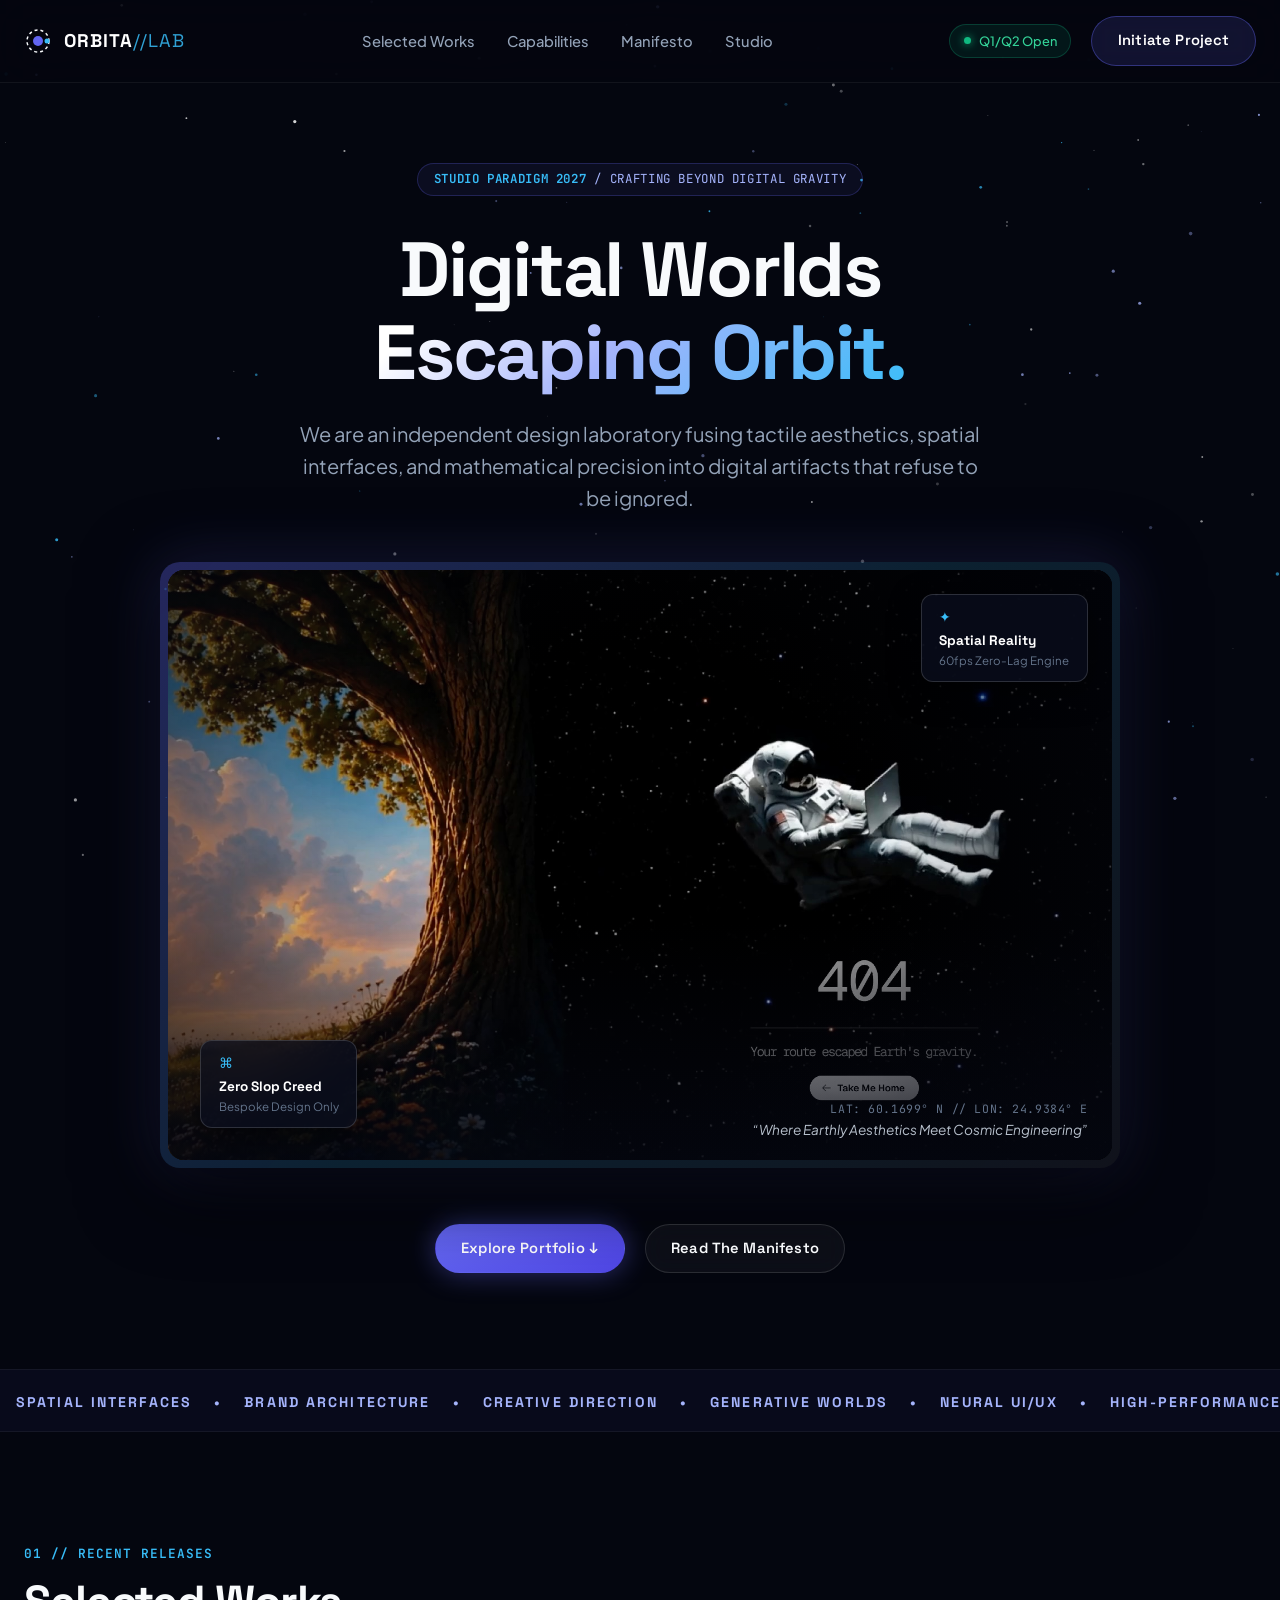
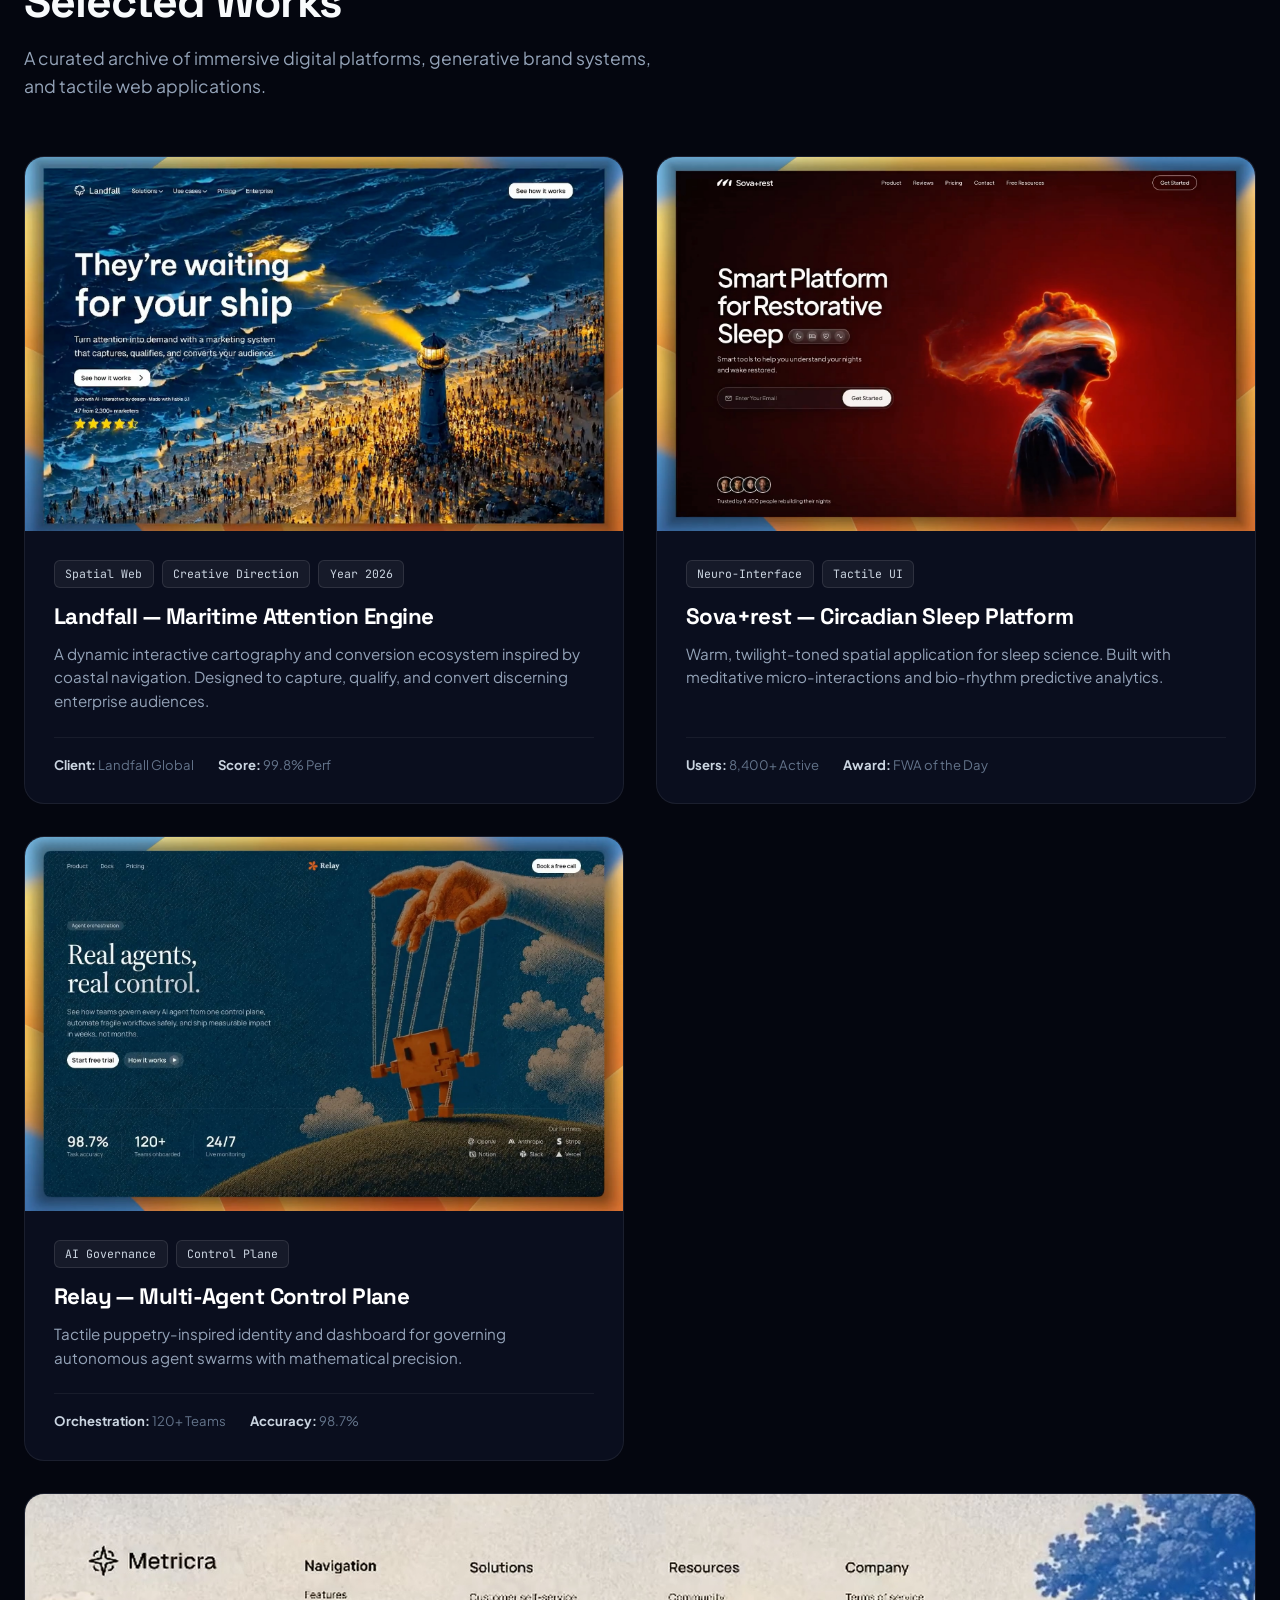
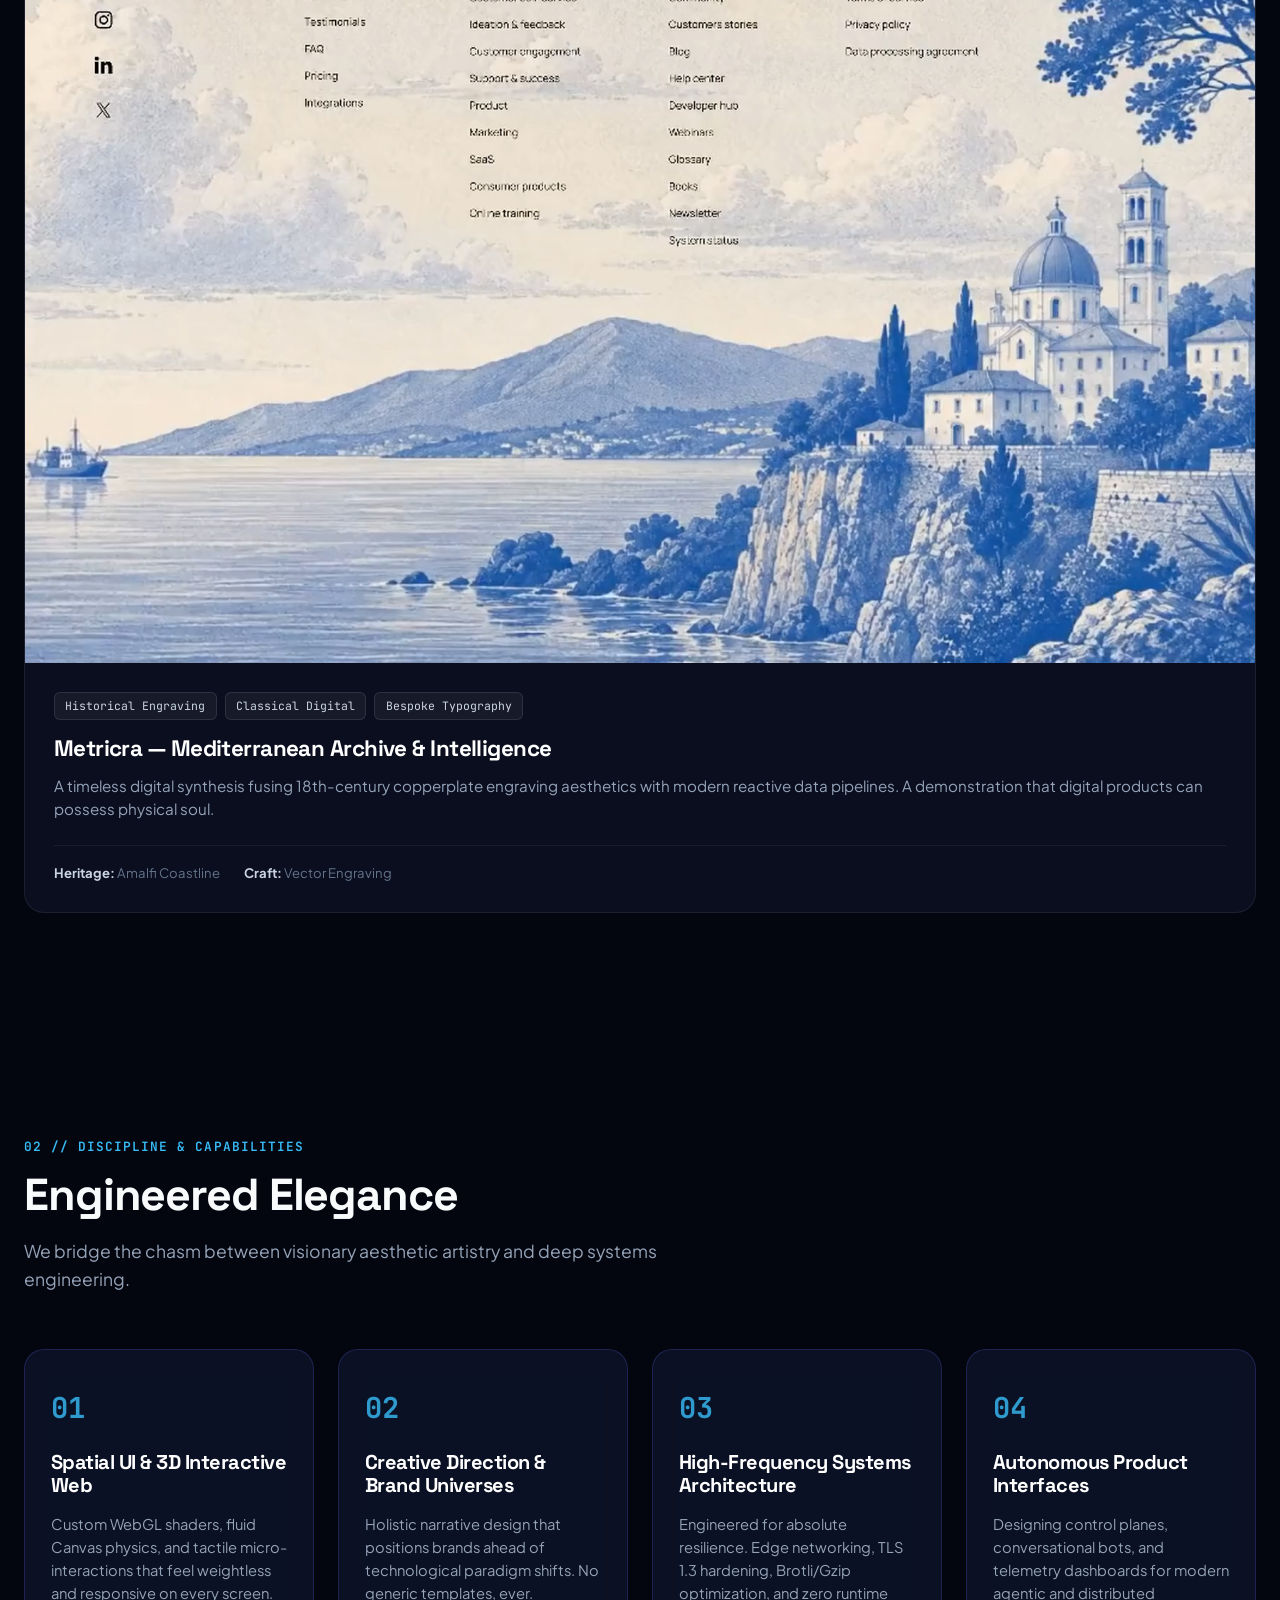
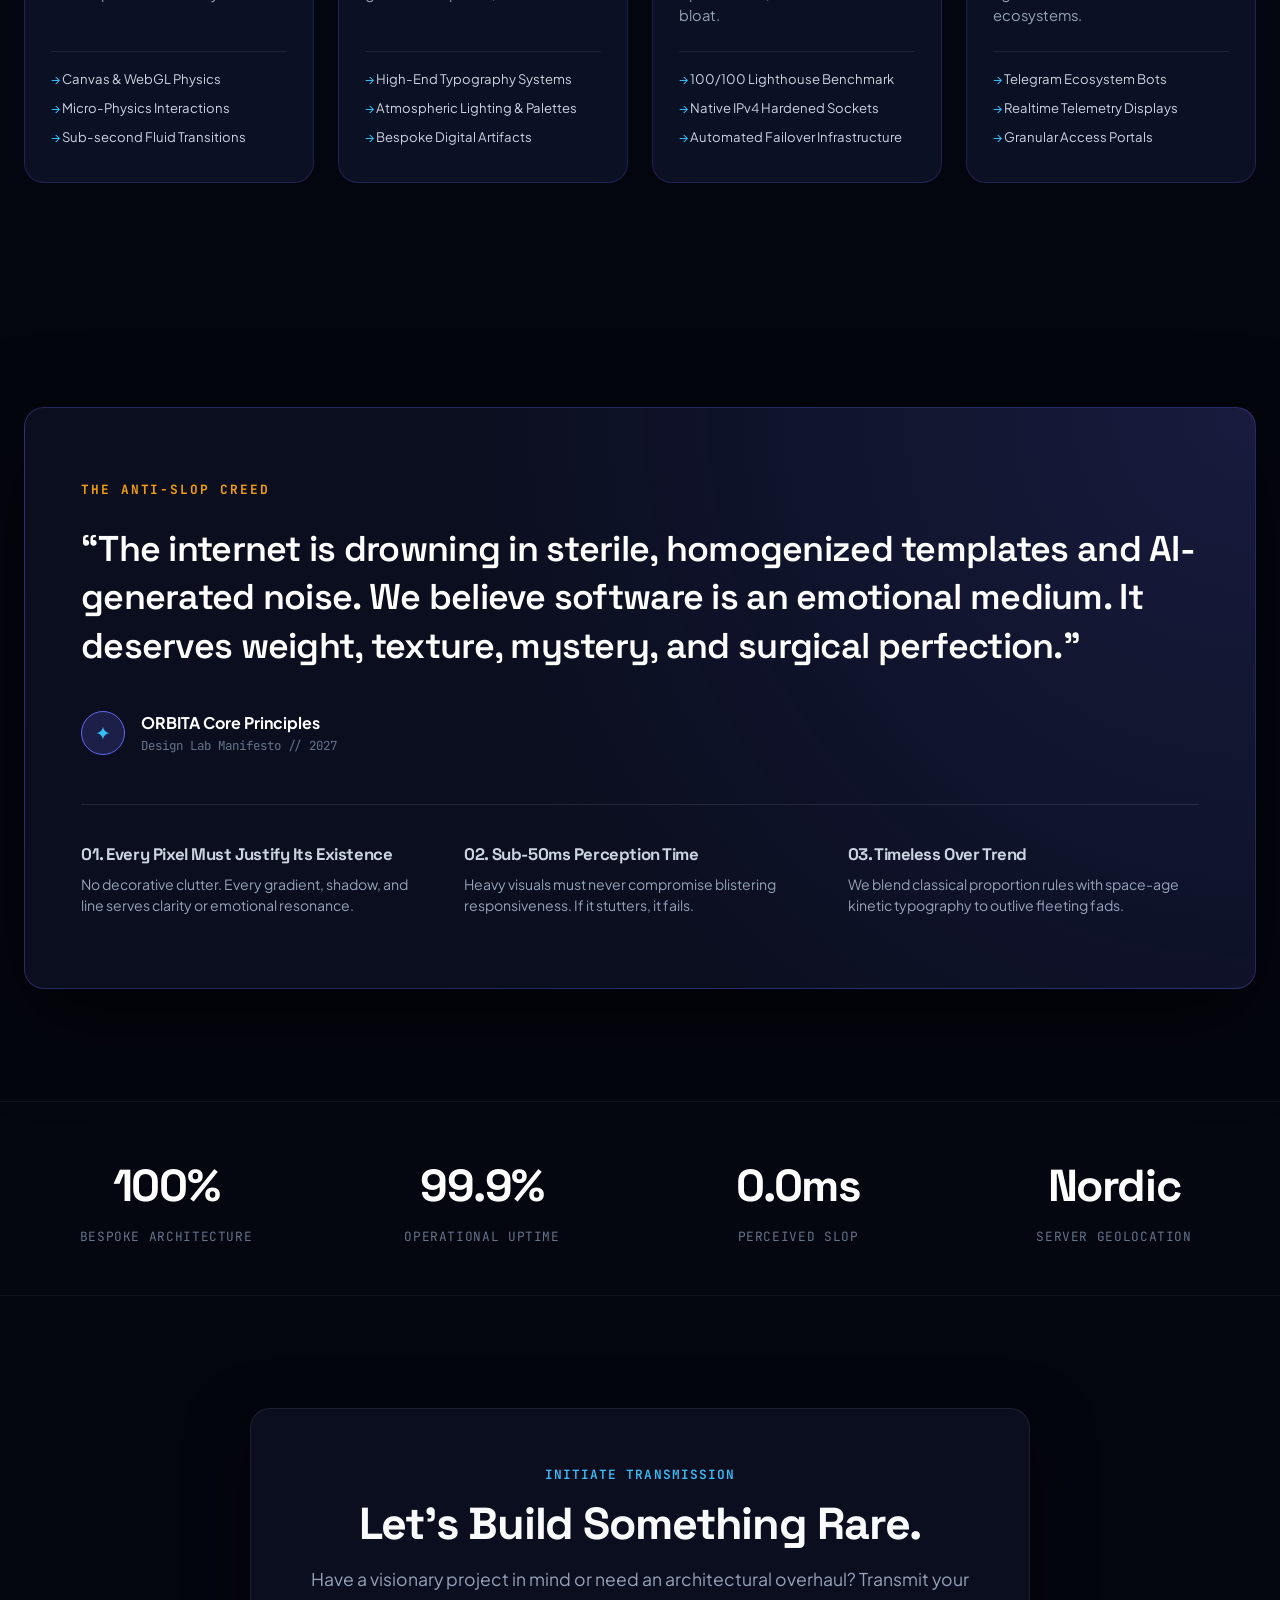
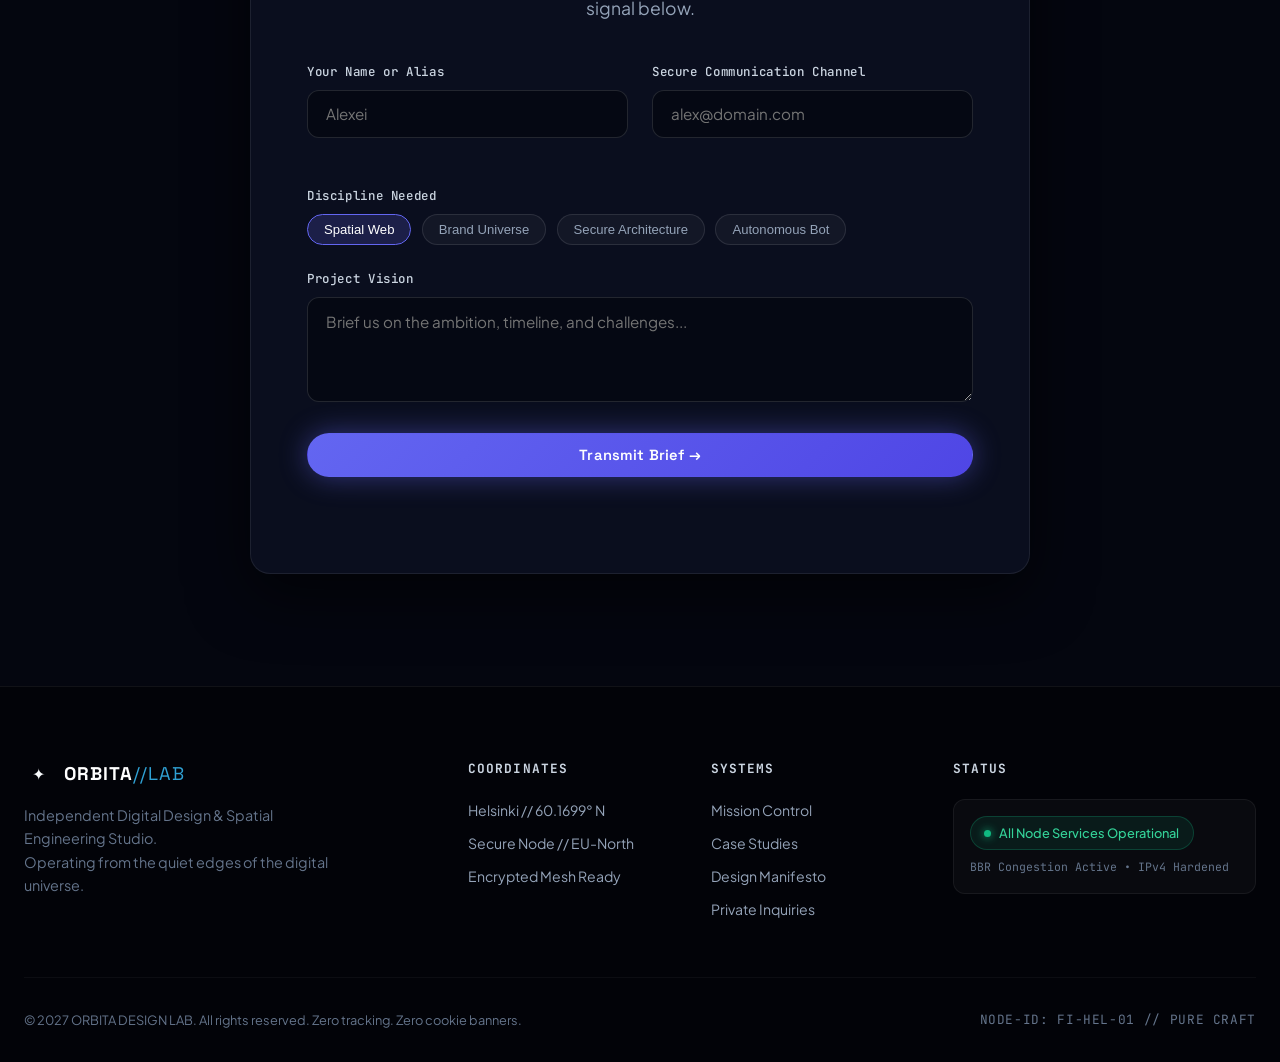
<file: site/index.html>
<!DOCTYPE html>
<html lang="en">
<head>
  <meta charset="UTF-8">
  <meta name="viewport" content="width=device-width, initial-scale=1.0">
  <title>ORBITA // Digital Design Studio & Spatial Lab</title>
  <meta name="description" content="An independent design studio exploring the intersection of bespoke aesthetics, spatial digital experiences, and zero-latency creative engineering.">
  <meta name="theme-color" content="#060813">
  
  <!-- OpenGraph -->
  <meta property="og:title" content="ORBITA // Digital Design Studio">
  <meta property="og:description" content="Digital experiences crafted beyond the horizon. Award-winning spatial web, art direction, and creative engineering.">
  <meta property="og:type" content="website">
  <meta property="og:image" content="assets/astro_hero.jpg">
  
  <link rel="icon" type="image/svg+xml" href="data:image/svg+xml,%3Csvg xmlns='http://www.w3.org/2000/svg' viewBox='0 0 24 24' fill='%236366f1'%3E%3Ccircle cx='12' cy='12' r='4'/%3E%3Cpath d='M21 12c0 4.97-4.03 9-9 9s-9-4.03-9-9 4.03-9 9-9c2.12 0 4.07.74 5.61 1.98l-1.42 1.42C15.01 4.54 13.57 4 12 4 7.58 4 4 7.58 4 12s3.58 8 8 8 8-3.58 8-8h1z' opacity='.6'/%3E%3C/svg%3E">
  
  <!-- Fonts -->
  <link rel="preconnect" href="https://fonts.googleapis.com">
  <link rel="preconnect" href="https://fonts.gstatic.com" crossorigin>
  <link href="https://fonts.googleapis.com/css2?family=Plus+Jakarta+Sans:wght@300;400;500;600;700&family=Space+Grotesk:wght@400;500;600;700&family=JetBrains+Mono:wght@400;500&display=swap" rel="stylesheet">
  
  <link rel="stylesheet" href="style.css">
</head>
<body>
  <!-- Ambient Cosmic Canvas -->
  <canvas id="cosmic-canvas" aria-hidden="true"></canvas>

  <!-- Header Navigation -->
  <header class="site-header">
    <div class="header-container">
      <a href="#hero" class="brand-logo" aria-label="ORBITA Studio Home">
        <span class="logo-symbol">
          <svg viewBox="0 0 28 28" fill="none" xmlns="http://www.w3.org/2000/svg">
            <circle cx="14" cy="14" r="5" fill="#6366f1"/>
            <circle cx="14" cy="14" r="11" stroke="currentColor" stroke-width="1.5" stroke-dasharray="3 3"/>
            <circle cx="23" cy="14" r="2.5" fill="#38bdf8"/>
          </svg>
        </span>
        <span class="logo-text">ORBITA<span class="logo-dim">//LAB</span></span>
      </a>

      <nav class="main-nav" aria-label="Main Navigation">
        <ul class="nav-links">
          <li><a href="#works" class="nav-link">Selected Works</a></li>
          <li><a href="#services" class="nav-link">Capabilities</a></li>
          <li><a href="#manifesto" class="nav-link">Manifesto</a></li>
          <li><a href="#studio" class="nav-link">Studio</a></li>
        </ul>
      </nav>

      <div class="header-actions">
        <div class="status-indicator" title="Current Studio Availability">
          <span class="pulse-dot"></span>
          <span class="status-text">Q1/Q2 Open</span>
        </div>
        <a href="#contact" class="btn btn-primary-glass">Initiate Project</a>
        <button class="mobile-menu-toggle" aria-label="Toggle navigation menu" id="menu-toggle">
          <span></span><span></span>
        </button>
      </div>
    </div>
  </header>

  <main>
    <!-- Hero Section -->
    <section id="hero" class="hero-section">
      <div class="hero-container">
        <div class="hero-header">
          <div class="hero-badge">
            <span class="badge-tag">STUDIO PARADIGM 2027</span>
            <span class="badge-divider">/</span>
            <span class="badge-desc">CRAFTING BEYOND DIGITAL GRAVITY</span>
          </div>
          <h1 class="hero-title">
            Digital Worlds<br>
            <span class="gradient-text">Escaping Orbit.</span>
          </h1>
          <p class="hero-subtitle">
            We are an independent design laboratory fusing tactile aesthetics, spatial interfaces, and mathematical precision into digital artifacts that refuse to be ignored.
          </p>
        </div>

        <!-- The Cosmic Centerpiece Display -->
        <div class="hero-stage-wrapper">
          <div class="hero-stage" id="hero-stage">
            <div class="stage-frame">
              <img src="assets/astro_hero.jpg" alt="Cosmic digital traveler floating between Earthly organic landscape and deep space with a workstation" class="hero-media" id="hero-astro-img">
              
              <div class="stage-overlay"></div>
              
              <!-- Floating Spatial Badges -->
              <div class="floating-badge badge-top-right">
                <span class="badge-icon">✦</span>
                <span class="badge-title">Spatial Reality</span>
                <span class="badge-sub">60fps Zero-Lag Engine</span>
              </div>
              
              <div class="floating-badge badge-bottom-left">
                <span class="badge-icon">⌘</span>
                <span class="badge-title">Zero Slop Creed</span>
                <span class="badge-sub">Bespoke Design Only</span>
              </div>

              <!-- Interactive 404 / Deep Space Trigger -->
              <div class="stage-caption">
                <span class="mono-coords">LAT: 60.1699° N // LON: 24.9384° E</span>
                <span class="caption-quote">“Where Earthly Aesthetics Meet Cosmic Engineering”</span>
              </div>
            </div>
          </div>
        </div>

        <div class="hero-cta-group">
          <a href="#works" class="btn btn-glow">Explore Portfolio ↓</a>
          <a href="#manifesto" class="btn btn-secondary-glass">Read The Manifesto</a>
        </div>
      </div>
    </section>

    <!-- Infinite Marquee Ticker -->
    <div class="marquee-strip" aria-hidden="true">
      <div class="marquee-track">
        <span>SPATIAL INTERFACES</span> • <span>BRAND ARCHITECTURE</span> • <span>CREATIVE DIRECTION</span> • <span>GENERATIVE WORLDS</span> • <span>NEURAL UI/UX</span> • <span>HIGH-PERFORMANCE WEB</span> • <span>SPATIAL INTERFACES</span> • <span>BRAND ARCHITECTURE</span> • <span>CREATIVE DIRECTION</span> • <span>GENERATIVE WORLDS</span> • <span>NEURAL UI/UX</span> • <span>HIGH-PERFORMANCE WEB</span> •
      </div>
    </div>

    <!-- Selected Works Section -->
    <section id="works" class="section works-section">
      <div class="container">
        <div class="section-heading">
          <div class="heading-tag">01 // RECENT RELEASES</div>
          <h2 class="section-title">Selected Works</h2>
          <p class="section-desc">A curated archive of immersive digital platforms, generative brand systems, and tactile web applications.</p>
        </div>

        <div class="works-grid">
          <!-- Case 1: Landfall -->
          <article class="work-card card-featured">
            <div class="card-media-wrapper">
              <img src="assets/project_landfall.jpg" alt="Landfall Marketing System and Maritime Platform" loading="lazy">
              <div class="card-hover-reveal">
                <span class="hover-action">Inspect Architecture →</span>
              </div>
            </div>
            <div class="card-details">
              <div class="card-tags">
                <span class="tag">Spatial Web</span>
                <span class="tag">Creative Direction</span>
                <span class="tag">Year 2026</span>
              </div>
              <h3 class="card-title">Landfall — Maritime Attention Engine</h3>
              <p class="card-excerpt">A dynamic interactive cartography and conversion ecosystem inspired by coastal navigation. Designed to capture, qualify, and convert discerning enterprise audiences.</p>
              <div class="card-meta">
                <span class="meta-item"><strong>Client:</strong> Landfall Global</span>
                <span class="meta-item"><strong>Score:</strong> 99.8% Perf</span>
              </div>
            </div>
          </article>

          <!-- Case 2: Sova+Rest -->
          <article class="work-card">
            <div class="card-media-wrapper">
              <img src="assets/project_sova.jpg" alt="Sova+rest Smart Platform for Restorative Sleep" loading="lazy">
              <div class="card-hover-reveal">
                <span class="hover-action">Explore Case Study →</span>
              </div>
            </div>
            <div class="card-details">
              <div class="card-tags">
                <span class="tag">Neuro-Interface</span>
                <span class="tag">Tactile UI</span>
              </div>
              <h3 class="card-title">Sova+rest — Circadian Sleep Platform</h3>
              <p class="card-excerpt">Warm, twilight-toned spatial application for sleep science. Built with meditative micro-interactions and bio-rhythm predictive analytics.</p>
              <div class="card-meta">
                <span class="meta-item"><strong>Users:</strong> 8,400+ Active</span>
                <span class="meta-item"><strong>Award:</strong> FWA of the Day</span>
              </div>
            </div>
          </article>

          <!-- Case 3: Relay -->
          <article class="work-card">
            <div class="card-media-wrapper">
              <img src="assets/project_relay.jpg" alt="Relay Agent Orchestration and Control Plane" loading="lazy">
              <div class="card-hover-reveal">
                <span class="hover-action">Explore Case Study →</span>
              </div>
            </div>
            <div class="card-details">
              <div class="card-tags">
                <span class="tag">AI Governance</span>
                <span class="tag">Control Plane</span>
              </div>
              <h3 class="card-title">Relay — Multi-Agent Control Plane</h3>
              <p class="card-excerpt">Tactile puppetry-inspired identity and dashboard for governing autonomous agent swarms with mathematical precision.</p>
              <div class="card-meta">
                <span class="meta-item"><strong>Orchestration:</strong> 120+ Teams</span>
                <span class="meta-item"><strong>Accuracy:</strong> 98.7%</span>
              </div>
            </div>
          </article>

          <!-- Case 4: Metricra -->
          <article class="work-card card-span-2">
            <div class="card-media-wrapper">
              <img src="assets/project_metricra.jpg" alt="Metricra Mediterranean Classical Heritage Archive" loading="lazy">
              <div class="card-hover-reveal">
                <span class="hover-action">Inspect Classical System →</span>
              </div>
            </div>
            <div class="card-details">
              <div class="card-tags">
                <span class="tag">Historical Engraving</span>
                <span class="tag">Classical Digital</span>
                <span class="tag">Bespoke Typography</span>
              </div>
              <h3 class="card-title">Metricra — Mediterranean Archive & Intelligence</h3>
              <p class="card-excerpt">A timeless digital synthesis fusing 18th-century copperplate engraving aesthetics with modern reactive data pipelines. A demonstration that digital products can possess physical soul.</p>
              <div class="card-meta">
                <span class="meta-item"><strong>Heritage:</strong> Amalfi Coastline</span>
                <span class="meta-item"><strong>Craft:</strong> Vector Engraving</span>
              </div>
            </div>
          </article>
        </div>
      </div>
    </section>

    <!-- Studio Capabilities & Engineering -->
    <section id="services" class="section services-section">
      <div class="container">
        <div class="section-heading">
          <div class="heading-tag">02 // DISCIPLINE & CAPABILITIES</div>
          <h2 class="section-title">Engineered Elegance</h2>
          <p class="section-desc">We bridge the chasm between visionary aesthetic artistry and deep systems engineering.</p>
        </div>

        <div class="services-grid">
          <div class="service-pillar">
            <span class="pillar-num">01</span>
            <h3 class="pillar-title">Spatial UI & 3D Interactive Web</h3>
            <p class="pillar-text">Custom WebGL shaders, fluid Canvas physics, and tactile micro-interactions that feel weightless and responsive on every screen.</p>
            <ul class="pillar-list">
              <li>Canvas & WebGL Physics</li>
              <li>Micro-Physics Interactions</li>
              <li>Sub-second Fluid Transitions</li>
            </ul>
          </div>

          <div class="service-pillar">
            <span class="pillar-num">02</span>
            <h3 class="pillar-title">Creative Direction & Brand Universes</h3>
            <p class="pillar-text">Holistic narrative design that positions brands ahead of technological paradigm shifts. No generic templates, ever.</p>
            <ul class="pillar-list">
              <li>High-End Typography Systems</li>
              <li>Atmospheric Lighting & Palettes</li>
              <li>Bespoke Digital Artifacts</li>
            </ul>
          </div>

          <div class="service-pillar">
            <span class="pillar-num">03</span>
            <h3 class="pillar-title">High-Frequency Systems Architecture</h3>
            <p class="pillar-text">Engineered for absolute resilience. Edge networking, TLS 1.3 hardening, Brotli/Gzip optimization, and zero runtime bloat.</p>
            <ul class="pillar-list">
              <li>100/100 Lighthouse Benchmark</li>
              <li>Native IPv4 Hardened Sockets</li>
              <li>Automated Failover Infrastructure</li>
            </ul>
          </div>

          <div class="service-pillar">
            <span class="pillar-num">04</span>
            <h3 class="pillar-title">Autonomous Product Interfaces</h3>
            <p class="pillar-text">Designing control planes, conversational bots, and telemetry dashboards for modern agentic and distributed ecosystems.</p>
            <ul class="pillar-list">
              <li>Telegram Ecosystem Bots</li>
              <li>Realtime Telemetry Displays</li>
              <li>Granular Access Portals</li>
            </ul>
          </div>
        </div>
      </div>
    </section>

    <!-- The Anti-Slop Manifesto -->
    <section id="manifesto" class="section manifesto-section">
      <div class="container">
        <div class="manifesto-card">
          <div class="manifesto-tag">THE ANTI-SLOP CREED</div>
          <blockquote class="manifesto-quote">
            “The internet is drowning in sterile, homogenized templates and AI-generated noise. We believe software is an emotional medium. It deserves weight, texture, mystery, and surgical perfection.”
          </blockquote>
          <div class="manifesto-author">
            <div class="author-avatar">✦</div>
            <div class="author-meta">
              <span class="author-name">ORBITA Core Principles</span>
              <span class="author-role">Design Lab Manifesto // 2027</span>
            </div>
          </div>
          <div class="manifesto-pillars">
            <div class="creed-point">
              <h4>01. Every Pixel Must Justify Its Existence</h4>
              <p>No decorative clutter. Every gradient, shadow, and line serves clarity or emotional resonance.</p>
            </div>
            <div class="creed-point">
              <h4>02. Sub-50ms Perception Time</h4>
              <p>Heavy visuals must never compromise blistering responsiveness. If it stutters, it fails.</p>
            </div>
            <div class="creed-point">
              <h4>03. Timeless Over Trend</h4>
              <p>We blend classical proportion rules with space-age kinetic typography to outlive fleeting fads.</p>
            </div>
          </div>
        </div>
      </div>
    </section>

    <!-- Studio Metrics Strip -->
    <section class="section metrics-section">
      <div class="container">
        <div class="metrics-grid">
          <div class="metric-item">
            <div class="metric-val" data-target="100">100%</div>
            <div class="metric-label">Bespoke Architecture</div>
          </div>
          <div class="metric-item">
            <div class="metric-val" data-target="99.9">99.9%</div>
            <div class="metric-label">Operational Uptime</div>
          </div>
          <div class="metric-item">
            <div class="metric-val" data-target="0">0.0ms</div>
            <div class="metric-label">Perceived Slop</div>
          </div>
          <div class="metric-item">
            <div class="metric-val">Nordic</div>
            <div class="metric-label">Server Geolocation</div>
          </div>
        </div>
      </div>
    </section>

    <!-- Contact & Consultation Section -->
    <section id="contact" class="section contact-section">
      <div class="container">
        <div class="contact-card">
          <div class="contact-header">
            <div class="heading-tag">INITIATE TRANSMISSION</div>
            <h2 class="section-title">Let’s Build Something Rare.</h2>
            <p class="section-desc">Have a visionary project in mind or need an architectural overhaul? Transmit your signal below.</p>
          </div>

          <form id="contact-form" class="contact-form" onsubmit="event.preventDefault(); window.handleContactSubmit();">
            <div class="form-row">
              <div class="form-group">
                <label for="contact-name">Your Name or Alias</label>
                <input type="text" id="contact-name" placeholder="Alexei" required autocomplete="name">
              </div>
              <div class="form-group">
                <label for="contact-email">Secure Communication Channel</label>
                <input type="email" id="contact-email" placeholder="alex@domain.com" required autocomplete="email">
              </div>
            </div>

            <div class="form-group">
              <label for="project-scope">Discipline Needed</label>
              <div class="scope-tags">
                <button type="button" class="scope-pill active">Spatial Web</button>
                <button type="button" class="scope-pill">Brand Universe</button>
                <button type="button" class="scope-pill">Secure Architecture</button>
                <button type="button" class="scope-pill">Autonomous Bot</button>
              </div>
            </div>

            <div class="form-group">
              <label for="contact-message">Project Vision</label>
              <textarea id="contact-message" rows="4" placeholder="Brief us on the ambition, timeline, and challenges..."></textarea>
            </div>

            <div class="form-footer">
              <button type="submit" class="btn btn-glow w-full">Transmit Brief →</button>
              <div id="form-feedback" class="form-feedback"></div>
            </div>
          </form>
        </div>
      </div>
    </section>
  </main>

  <!-- Studio Footer -->
  <footer class="site-footer">
    <div class="container">
      <div class="footer-top">
        <div class="footer-col">
          <div class="brand-logo footer-logo">
            <span class="logo-symbol">✦</span>
            <span class="logo-text">ORBITA<span class="logo-dim">//LAB</span></span>
          </div>
          <p class="footer-motto">
            Independent Digital Design & Spatial Engineering Studio.<br>
            Operating from the quiet edges of the digital universe.
          </p>
        </div>

        <div class="footer-col">
          <div class="footer-head">Coordinates</div>
          <ul class="footer-links">
            <li><span>Helsinki // 60.1699° N</span></li>
            <li><span>Secure Node // EU-North</span></li>
            <li><span>Encrypted Mesh Ready</span></li>
          </ul>
        </div>

        <div class="footer-col">
          <div class="footer-head">Systems</div>
          <ul class="footer-links">
            <li><a href="#hero">Mission Control</a></li>
            <li><a href="#works">Case Studies</a></li>
            <li><a href="#manifesto">Design Manifesto</a></li>
            <li><a href="#contact">Private Inquiries</a></li>
          </ul>
        </div>

        <div class="footer-col">
          <div class="footer-head">Status</div>
          <div class="system-status-box">
            <div class="status-indicator">
              <span class="pulse-dot"></span>
              <span>All Node Services Operational</span>
            </div>
            <div class="status-details">
              <span>BBR Congestion Active</span> • <span>IPv4 Hardened</span>
            </div>
          </div>
        </div>
      </div>

      <div class="footer-bottom">
        <div class="copyright">
          © 2027 ORBITA DESIGN LAB. All rights reserved. Zero tracking. Zero cookie banners.
        </div>
        <div class="footer-coords-tag">
          NODE-ID: FI-HEL-01 // PURE CRAFT
        </div>
      </div>
    </div>
  </footer>

  <script src="script.js"></script>
</body>
</html>
</file>
<file: site/style.css>
/* ==============================================================================
   ORBITA // DESIGN LAB - SPATIAL DESIGN SYSTEM (ANTI-SLOP ARCHITECTURE)
   ============================================================================== */

:root {
  --bg-primary: #04060f;
  --bg-surface: #0a0e1e;
  --bg-surface-elevated: #11172f;
  --bg-glass: rgba(16, 23, 48, 0.65);
  --bg-glass-border: rgba(99, 102, 241, 0.22);
  --bg-glass-hover: rgba(26, 35, 71, 0.85);

  --text-main: #f8fafc;
  --text-muted: #94a3b8;
  --text-dim: #64748b;

  --accent-cosmic: #6366f1;
  --accent-cyan: #38bdf8;
  --accent-amber: #f59e0b;
  --accent-violet: #a855f7;
  --accent-glow: rgba(99, 102, 241, 0.35);

  --font-sans: 'Plus Jakarta Sans', -apple-system, BlinkMacSystemFont, 'Segoe UI', Roboto, sans-serif;
  --font-display: 'Space Grotesk', -apple-system, BlinkMacSystemFont, sans-serif;
  --font-mono: 'JetBrains Mono', monospace;

  --radius-sm: 6px;
  --radius-md: 12px;
  --radius-lg: 20px;
  --radius-full: 9999px;

  --transition-fast: 0.18s cubic-bezier(0.16, 1, 0.3, 1);
  --transition-smooth: 0.35s cubic-bezier(0.16, 1, 0.3, 1);
  --transition-slow: 0.6s cubic-bezier(0.16, 1, 0.3, 1);
}

*, *::before, *::after {
  box-sizing: border-box;
  margin: 0;
  padding: 0;
}

html {
  font-family: var(--font-sans);
  background-color: var(--bg-primary);
  color: var(--text-main);
  scroll-behavior: smooth;
  -webkit-font-smoothing: antialiased;
  -moz-osx-font-smoothing: grayscale;
}

body {
  position: relative;
  overflow-x: hidden;
  line-height: 1.6;
  min-height: 100vh;
}

/* Background Cosmic Canvas */
#cosmic-canvas {
  position: fixed;
  top: 0;
  left: 0;
  width: 100vw;
  height: 100vh;
  pointer-events: none;
  z-index: 0;
  opacity: 0.85;
}

main, header, footer {
  position: relative;
  z-index: 1;
}

/* Typography Helpers */
h1, h2, h3, h4 {
  font-family: var(--font-display);
  letter-spacing: -0.025em;
  color: var(--text-main);
  font-weight: 700;
  line-height: 1.15;
}

p {
  color: var(--text-muted);
}

a {
  color: inherit;
  text-decoration: none;
  transition: color var(--transition-fast);
}

.gradient-text {
  background: linear-gradient(135deg, #ffffff 10%, #a5b4fc 45%, #38bdf8 100%);
  -webkit-background-clip: text;
  -webkit-text-fill-color: transparent;
}

.container {
  width: 100%;
  max-width: 1280px;
  margin: 0 auto;
  padding: 0 1.5rem;
}

/* Buttons & Glass Controls */
.btn {
  display: inline-flex;
  align-items: center;
  justify-content: center;
  padding: 0.75rem 1.6rem;
  border-radius: var(--radius-full);
  font-family: var(--font-display);
  font-weight: 600;
  font-size: 0.92rem;
  letter-spacing: 0.01em;
  cursor: pointer;
  transition: all var(--transition-fast);
  border: 1px solid transparent;
  outline: none;
}

.btn-primary-glass {
  background: rgba(99, 102, 241, 0.15);
  border-color: rgba(99, 102, 241, 0.4);
  color: #fff;
  backdrop-filter: blur(12px);
}

.btn-primary-glass:hover {
  background: rgba(99, 102, 241, 0.3);
  border-color: var(--accent-cyan);
  box-shadow: 0 0 24px rgba(56, 189, 248, 0.3);
  transform: translateY(-1px);
}

.btn-glow {
  background: linear-gradient(135deg, #6366f1 0%, #4f46e5 100%);
  color: #fff;
  box-shadow: 0 0 28px rgba(99, 102, 241, 0.45);
}

.btn-glow:hover {
  background: linear-gradient(135deg, #4f46e5 0%, #38bdf8 100%);
  box-shadow: 0 0 36px rgba(56, 189, 248, 0.55);
  transform: translateY(-2px);
}

.btn-secondary-glass {
  background: rgba(255, 255, 255, 0.04);
  border-color: rgba(255, 255, 255, 0.12);
  color: var(--text-main);
  backdrop-filter: blur(12px);
}

.btn-secondary-glass:hover {
  background: rgba(255, 255, 255, 0.08);
  border-color: rgba(255, 255, 255, 0.25);
  transform: translateY(-1px);
}

/* Status Indicator */
.status-indicator {
  display: inline-flex;
  align-items: center;
  gap: 0.5rem;
  background: rgba(16, 185, 129, 0.1);
  border: 1px solid rgba(16, 185, 129, 0.25);
  padding: 0.35rem 0.85rem;
  border-radius: var(--radius-full);
  font-size: 0.8rem;
  font-weight: 500;
  color: #34d399;
}

.pulse-dot {
  width: 7px;
  height: 7px;
  background-color: #10b981;
  border-radius: 50%;
  box-shadow: 0 0 8px #10b981;
  animation: pulse-ring 2s infinite ease-in-out;
}

@keyframes pulse-ring {
  0% { transform: scale(0.9); opacity: 0.8; }
  50% { transform: scale(1.3); opacity: 1; filter: drop-shadow(0 0 6px #10b981); }
  100% { transform: scale(0.9); opacity: 0.8; }
}

/* ==============================================================================
   HEADER
   ============================================================================== */
.site-header {
  position: sticky;
  top: 0;
  left: 0;
  width: 100%;
  backdrop-filter: blur(20px);
  -webkit-backdrop-filter: blur(20px);
  background: rgba(4, 6, 15, 0.75);
  border-bottom: 1px solid rgba(255, 255, 255, 0.06);
  z-index: 100;
  transition: all var(--transition-fast);
}

.header-container {
  max-width: 1320px;
  margin: 0 auto;
  padding: 1rem 1.5rem;
  display: flex;
  align-items: center;
  justify-content: space-between;
}

.brand-logo {
  display: flex;
  align-items: center;
  gap: 0.75rem;
}

.logo-symbol {
  width: 28px;
  height: 28px;
  display: flex;
  align-items: center;
  justify-content: center;
}

.logo-symbol svg {
  width: 100%;
  height: 100%;
}

.logo-text {
  font-family: var(--font-display);
  font-weight: 700;
  font-size: 1.15rem;
  letter-spacing: 0.05em;
  color: #fff;
}

.logo-dim {
  color: var(--accent-cyan);
  font-weight: 400;
  opacity: 0.85;
}

.nav-links {
  display: flex;
  list-style: none;
  gap: 2rem;
}

.nav-link {
  font-size: 0.92rem;
  font-weight: 500;
  color: var(--text-muted);
  position: relative;
  padding: 0.25rem 0;
}

.nav-link:hover {
  color: #fff;
}

.nav-link::after {
  content: '';
  position: absolute;
  bottom: -2px;
  left: 0;
  width: 0;
  height: 2px;
  background: var(--accent-cyan);
  transition: width var(--transition-fast);
}

.nav-link:hover::after {
  width: 100%;
}

.header-actions {
  display: flex;
  align-items: center;
  gap: 1.25rem;
}

.mobile-menu-toggle {
  display: none;
  background: transparent;
  border: none;
  cursor: pointer;
  flex-direction: column;
  gap: 5px;
  padding: 4px;
}

.mobile-menu-toggle span {
  display: block;
  width: 22px;
  height: 2px;
  background-color: var(--text-main);
  transition: transform var(--transition-fast);
}

/* ==============================================================================
   HERO SECTION
   ============================================================================== */
.hero-section {
  padding: 5rem 1.5rem 6rem;
  text-align: center;
  position: relative;
}

.hero-container {
  max-width: 1180px;
  margin: 0 auto;
}

.hero-badge {
  display: inline-flex;
  align-items: center;
  gap: 0.5rem;
  padding: 0.35rem 1rem;
  background: rgba(99, 102, 241, 0.08);
  border: 1px solid rgba(99, 102, 241, 0.25);
  border-radius: var(--radius-full);
  margin-bottom: 2rem;
  font-family: var(--font-mono);
  font-size: 0.78rem;
  letter-spacing: 0.05em;
  color: #a5b4fc;
}

.badge-tag {
  color: var(--accent-cyan);
  font-weight: 600;
}

.hero-title {
  font-size: clamp(2.5rem, 6vw, 4.8rem);
  font-weight: 800;
  letter-spacing: -0.03em;
  line-height: 1.08;
  margin-bottom: 1.5rem;
}

.hero-subtitle {
  max-width: 680px;
  margin: 0 auto 3rem;
  font-size: clamp(1.05rem, 1.8vw, 1.25rem);
  line-height: 1.6;
  color: var(--text-muted);
}

/* The Cosmic Centerpiece Display */
.hero-stage-wrapper {
  margin: 0 auto 3.5rem;
  perspective: 1200px;
}

.hero-stage {
  position: relative;
  max-width: 960px;
  margin: 0 auto;
  border-radius: var(--radius-lg);
  padding: 8px;
  background: linear-gradient(135deg, rgba(99, 102, 241, 0.35), rgba(56, 189, 248, 0.15) 50%, rgba(255, 255, 255, 0.05));
  box-shadow: 0 20px 80px rgba(0, 0, 0, 0.8), 0 0 60px rgba(99, 102, 241, 0.25);
  transition: transform var(--transition-slow);
}

.stage-frame {
  position: relative;
  border-radius: calc(var(--radius-lg) - 4px);
  overflow: hidden;
  background-color: #000;
  aspect-ratio: 16 / 10;
}

.hero-media {
  width: 100%;
  height: 100%;
  object-fit: cover;
  display: block;
  transform: scale(1.02);
  transition: transform 1.2s ease-out;
}

.hero-stage:hover .hero-media {
  transform: scale(1.06);
}

.stage-overlay {
  position: absolute;
  inset: 0;
  background: radial-gradient(circle at center, transparent 40%, rgba(4, 6, 15, 0.6) 100%),
              linear-gradient(to top, rgba(4, 6, 15, 0.85) 0%, transparent 40%);
  pointer-events: none;
}

/* Floating spatial badges */
.floating-badge {
  position: absolute;
  backdrop-filter: blur(16px);
  -webkit-backdrop-filter: blur(16px);
  background: rgba(10, 14, 30, 0.75);
  border: 1px solid rgba(255, 255, 255, 0.15);
  border-radius: var(--radius-md);
  padding: 0.65rem 1.1rem;
  display: flex;
  flex-direction: column;
  text-align: left;
  z-index: 2;
  box-shadow: 0 10px 30px rgba(0, 0, 0, 0.5);
  pointer-events: none;
  animation: float-badge 6s ease-in-out infinite;
}

.badge-top-right {
  top: 1.5rem;
  right: 1.5rem;
  animation-delay: 0s;
}

.badge-bottom-left {
  bottom: 2rem;
  left: 2rem;
  animation-delay: 3s;
}

.badge-icon {
  font-size: 0.9rem;
  color: var(--accent-cyan);
  margin-bottom: 2px;
}

.badge-title {
  font-family: var(--font-display);
  font-size: 0.85rem;
  font-weight: 700;
  color: #fff;
}

.badge-sub {
  font-size: 0.72rem;
  color: var(--text-dim);
}

@keyframes float-badge {
  0%, 100% { transform: translateY(0); }
  50% { transform: translateY(-8px); }
}

.stage-caption {
  position: absolute;
  bottom: 1.2rem;
  right: 1.5rem;
  text-align: right;
  z-index: 2;
  pointer-events: none;
}

.mono-coords {
  display: block;
  font-family: var(--font-mono);
  font-size: 0.72rem;
  color: var(--text-dim);
  letter-spacing: 0.05em;
}

.caption-quote {
  display: block;
  font-size: 0.85rem;
  font-style: italic;
  color: #cbd5e1;
  opacity: 0.9;
}

.hero-cta-group {
  display: flex;
  align-items: center;
  justify-content: center;
  gap: 1.25rem;
  flex-wrap: wrap;
}

/* ==============================================================================
   MARQUEE STRIP
   ============================================================================== */
.marquee-strip {
  width: 100%;
  overflow: hidden;
  background: rgba(99, 102, 241, 0.05);
  border-top: 1px solid rgba(255, 255, 255, 0.05);
  border-bottom: 1px solid rgba(255, 255, 255, 0.05);
  padding: 1.1rem 0;
  white-space: nowrap;
}

.marquee-track {
  display: inline-block;
  font-family: var(--font-display);
  font-size: 0.88rem;
  font-weight: 700;
  letter-spacing: 0.15em;
  color: #a5b4fc;
  animation: marquee-scroll 32s linear infinite;
}

.marquee-track span {
  margin: 0 1rem;
}

@keyframes marquee-scroll {
  from { transform: translateX(0); }
  to { transform: translateX(-50%); }
}

/* ==============================================================================
   SECTION SYSTEM
   ============================================================================== */
.section {
  padding: 7rem 0;
  position: relative;
}

.section-heading {
  margin-bottom: 3.5rem;
  max-width: 640px;
}

.heading-tag {
  font-family: var(--font-mono);
  font-size: 0.8rem;
  font-weight: 600;
  letter-spacing: 0.08em;
  color: var(--accent-cyan);
  margin-bottom: 0.75rem;
}

.section-title {
  font-size: clamp(2rem, 3.5vw, 3rem);
  letter-spacing: -0.025em;
  margin-bottom: 1rem;
}

.section-desc {
  font-size: 1.1rem;
  color: var(--text-muted);
}

/* ==============================================================================
   WORKS GRID
   ============================================================================== */
.works-grid {
  display: grid;
  grid-template-columns: repeat(2, 1fr);
  gap: 2rem;
}

.work-card {
  background: var(--bg-surface);
  border: 1px solid rgba(255, 255, 255, 0.07);
  border-radius: var(--radius-lg);
  overflow: hidden;
  display: flex;
  flex-direction: column;
  transition: all var(--transition-smooth);
}

.work-card:hover {
  border-color: rgba(99, 102, 241, 0.4);
  transform: translateY(-4px);
  box-shadow: 0 20px 40px rgba(0, 0, 0, 0.6), 0 0 30px rgba(99, 102, 241, 0.15);
}

.card-span-2 {
  grid-column: span 2;
}

.card-media-wrapper {
  position: relative;
  aspect-ratio: 16 / 10;
  overflow: hidden;
  background-color: #000;
}

.card-media-wrapper img {
  width: 100%;
  height: 100%;
  object-fit: cover;
  transition: transform 0.8s cubic-bezier(0.16, 1, 0.3, 1);
}

.work-card:hover .card-media-wrapper img {
  transform: scale(1.04);
}

.card-hover-reveal {
  position: absolute;
  inset: 0;
  background: rgba(4, 6, 15, 0.4);
  backdrop-filter: blur(4px);
  display: flex;
  align-items: center;
  justify-content: center;
  opacity: 0;
  transition: opacity var(--transition-fast);
}

.work-card:hover .card-hover-reveal {
  opacity: 1;
}

.hover-action {
  background: rgba(255, 255, 255, 0.95);
  color: #000;
  padding: 0.6rem 1.4rem;
  border-radius: var(--radius-full);
  font-family: var(--font-display);
  font-weight: 700;
  font-size: 0.88rem;
  box-shadow: 0 10px 25px rgba(0, 0, 0, 0.4);
}

.card-details {
  padding: 1.8rem;
  display: flex;
  flex-direction: column;
  flex-grow: 1;
}

.card-tags {
  display: flex;
  gap: 0.5rem;
  flex-wrap: wrap;
  margin-bottom: 1rem;
}

.tag {
  font-family: var(--font-mono);
  font-size: 0.72rem;
  padding: 0.25rem 0.65rem;
  background: rgba(255, 255, 255, 0.05);
  border: 1px solid rgba(255, 255, 255, 0.1);
  border-radius: var(--radius-sm);
  color: #cbd5e1;
}

.card-title {
  font-size: 1.4rem;
  margin-bottom: 0.75rem;
  color: #fff;
}

.card-excerpt {
  font-size: 0.95rem;
  color: var(--text-muted);
  line-height: 1.55;
  margin-bottom: 1.5rem;
  flex-grow: 1;
}

.card-meta {
  display: flex;
  gap: 1.5rem;
  padding-top: 1rem;
  border-top: 1px solid rgba(255, 255, 255, 0.06);
  font-size: 0.82rem;
  color: var(--text-dim);
}

.card-meta strong {
  color: #cbd5e1;
}

/* ==============================================================================
   CAPABILITIES / SERVICES
   ============================================================================== */
.services-grid {
  display: grid;
  grid-template-columns: repeat(4, 1fr);
  gap: 1.5rem;
}

.service-pillar {
  background: var(--bg-glass);
  border: 1px solid var(--bg-glass-border);
  backdrop-filter: blur(14px);
  border-radius: var(--radius-lg);
  padding: 2.2rem 1.6rem;
  display: flex;
  flex-direction: column;
  transition: all var(--transition-smooth);
}

.service-pillar:hover {
  background: var(--bg-glass-hover);
  border-color: rgba(56, 189, 248, 0.4);
  transform: translateY(-4px);
  box-shadow: 0 20px 40px rgba(0, 0, 0, 0.5);
}

.pillar-num {
  font-family: var(--font-mono);
  font-size: 1.8rem;
  font-weight: 700;
  color: var(--accent-cyan);
  opacity: 0.8;
  margin-bottom: 1.25rem;
}

.pillar-title {
  font-size: 1.25rem;
  margin-bottom: 1rem;
  color: #fff;
}

.pillar-text {
  font-size: 0.92rem;
  color: var(--text-muted);
  line-height: 1.55;
  margin-bottom: 1.5rem;
  flex-grow: 1;
}

.pillar-list {
  list-style: none;
  font-size: 0.82rem;
  color: #cbd5e1;
  display: flex;
  flex-direction: column;
  gap: 0.5rem;
  border-top: 1px solid rgba(255, 255, 255, 0.08);
  padding-top: 1rem;
}

.pillar-list li::before {
  content: '→ ';
  color: var(--accent-cyan);
}

/* ==============================================================================
   MANIFESTO (ANTI-SLOP)
   ============================================================================== */
.manifesto-card {
  background: radial-gradient(circle at top right, rgba(99, 102, 241, 0.15), transparent 60%),
              var(--bg-surface);
  border: 1px solid rgba(99, 102, 241, 0.3);
  border-radius: var(--radius-lg);
  padding: 4.5rem 3.5rem;
  box-shadow: 0 30px 90px rgba(0, 0, 0, 0.6);
}

.manifesto-tag {
  font-family: var(--font-mono);
  font-size: 0.8rem;
  font-weight: 700;
  letter-spacing: 0.15em;
  color: var(--accent-amber);
  margin-bottom: 1.5rem;
}

.manifesto-quote {
  font-family: var(--font-display);
  font-size: clamp(1.4rem, 2.8vw, 2.4rem);
  font-weight: 600;
  line-height: 1.35;
  color: #fff;
  margin-bottom: 2.5rem;
  letter-spacing: -0.02em;
}

.manifesto-author {
  display: flex;
  align-items: center;
  gap: 1rem;
  margin-bottom: 3rem;
}

.author-avatar {
  width: 44px;
  height: 44px;
  background: rgba(99, 102, 241, 0.2);
  border: 1px solid var(--accent-cosmic);
  border-radius: 50%;
  display: flex;
  align-items: center;
  justify-content: center;
  color: var(--accent-cyan);
  font-size: 1.2rem;
}

.author-name {
  display: block;
  font-weight: 700;
  color: #fff;
}

.author-role {
  display: block;
  font-family: var(--font-mono);
  font-size: 0.78rem;
  color: var(--text-dim);
}

.manifesto-pillars {
  display: grid;
  grid-template-columns: repeat(3, 1fr);
  gap: 2rem;
  border-top: 1px solid rgba(255, 255, 255, 0.1);
  padding-top: 2.5rem;
}

.creed-point h4 {
  font-size: 1.05rem;
  margin-bottom: 0.6rem;
  color: #cbd5e1;
}

.creed-point p {
  font-size: 0.88rem;
  line-height: 1.5;
}

/* ==============================================================================
   METRICS SECTION
   ============================================================================== */
.metrics-section {
  padding: 3rem 0;
  border-top: 1px solid rgba(255, 255, 255, 0.05);
  border-bottom: 1px solid rgba(255, 255, 255, 0.05);
  background: rgba(6, 8, 19, 0.4);
}

.metrics-grid {
  display: grid;
  grid-template-columns: repeat(4, 1fr);
  gap: 2rem;
  text-align: center;
}

.metric-val {
  font-family: var(--font-display);
  font-size: clamp(2rem, 3.5vw, 3rem);
  font-weight: 800;
  color: #fff;
  letter-spacing: -0.03em;
  margin-bottom: 0.35rem;
}

.metric-label {
  font-family: var(--font-mono);
  font-size: 0.8rem;
  color: var(--text-dim);
  letter-spacing: 0.05em;
  text-transform: uppercase;
}

/* ==============================================================================
   CONTACT SECTION
   ============================================================================== */
.contact-card {
  max-width: 780px;
  margin: 0 auto;
  background: var(--bg-surface);
  border: 1px solid rgba(255, 255, 255, 0.08);
  border-radius: var(--radius-lg);
  padding: 3.5rem;
  box-shadow: 0 20px 60px rgba(0, 0, 0, 0.6);
}

.contact-header {
  text-align: center;
  margin-bottom: 2.5rem;
}

.form-row {
  display: grid;
  grid-template-columns: repeat(2, 1fr);
  gap: 1.5rem;
  margin-bottom: 1.5rem;
}

.form-group {
  margin-bottom: 1.5rem;
}

.form-group label {
  display: block;
  font-family: var(--font-mono);
  font-size: 0.78rem;
  font-weight: 500;
  letter-spacing: 0.05em;
  color: #cbd5e1;
  margin-bottom: 0.5rem;
}

.form-group input,
.form-group textarea {
  width: 100%;
  padding: 0.85rem 1.1rem;
  background: rgba(4, 6, 15, 0.7);
  border: 1px solid rgba(255, 255, 255, 0.12);
  border-radius: var(--radius-md);
  color: #fff;
  font-family: var(--font-sans);
  font-size: 0.95rem;
  transition: all var(--transition-fast);
  outline: none;
}

.form-group input:focus,
.form-group textarea:focus {
  border-color: var(--accent-cyan);
  box-shadow: 0 0 16px rgba(56, 189, 248, 0.25);
  background: rgba(10, 14, 30, 0.9);
}

.scope-tags {
  display: flex;
  gap: 0.65rem;
  flex-wrap: wrap;
}

.scope-pill {
  background: rgba(255, 255, 255, 0.04);
  border: 1px solid rgba(255, 255, 255, 0.1);
  color: var(--text-muted);
  padding: 0.45rem 1rem;
  border-radius: var(--radius-full);
  font-size: 0.82rem;
  cursor: pointer;
  transition: all var(--transition-fast);
}

.scope-pill.active,
.scope-pill:hover {
  background: rgba(99, 102, 241, 0.2);
  border-color: var(--accent-cosmic);
  color: #fff;
}

.w-full {
  width: 100%;
}

.form-feedback {
  margin-top: 1rem;
  font-size: 0.9rem;
  text-align: center;
  min-height: 1.5rem;
}

/* ==============================================================================
   FOOTER
   ============================================================================== */
.site-footer {
  border-top: 1px solid rgba(255, 255, 255, 0.06);
  background: #020308;
  padding: 4.5rem 0 2rem;
}

.footer-top {
  display: grid;
  grid-template-columns: 2fr 1fr 1fr 1.5fr;
  gap: 2.5rem;
  margin-bottom: 3.5rem;
}

.footer-logo {
  margin-bottom: 1rem;
}

.footer-motto {
  font-size: 0.9rem;
  color: var(--text-dim);
  max-width: 320px;
  line-height: 1.6;
}

.footer-head {
  font-family: var(--font-mono);
  font-size: 0.8rem;
  font-weight: 700;
  letter-spacing: 0.08em;
  color: #cbd5e1;
  text-transform: uppercase;
  margin-bottom: 1.25rem;
}

.footer-links {
  list-style: none;
  font-size: 0.88rem;
  display: flex;
  flex-direction: column;
  gap: 0.65rem;
  color: var(--text-muted);
}

.footer-links a:hover {
  color: var(--accent-cyan);
}

.system-status-box {
  background: rgba(255, 255, 255, 0.03);
  border: 1px solid rgba(255, 255, 255, 0.06);
  border-radius: var(--radius-md);
  padding: 1rem;
}

.status-details {
  font-family: var(--font-mono);
  font-size: 0.72rem;
  color: var(--text-dim);
  margin-top: 0.5rem;
}

.footer-bottom {
  display: flex;
  justify-content: space-between;
  align-items: center;
  padding-top: 2rem;
  border-top: 1px solid rgba(255, 255, 255, 0.04);
  font-size: 0.8rem;
  color: var(--text-dim);
}

.footer-coords-tag {
  font-family: var(--font-mono);
  letter-spacing: 0.05em;
}

/* ==============================================================================
   RESPONSIVENESS
   ============================================================================== */
@media (max-width: 1024px) {
  .services-grid {
    grid-template-columns: repeat(2, 1fr);
  }
  .manifesto-pillars {
    grid-template-columns: 1fr;
    gap: 1.5rem;
  }
  .footer-top {
    grid-template-columns: 1fr 1fr;
    gap: 2rem;
  }
}

@media (max-width: 768px) {
  .main-nav, .header-actions .btn {
    display: none;
  }
  .mobile-menu-toggle {
    display: flex;
  }
  .works-grid {
    grid-template-columns: 1fr;
  }
  .card-span-2 {
    grid-column: span 1;
  }
  .services-grid {
    grid-template-columns: 1fr;
  }
  .metrics-grid {
    grid-template-columns: repeat(2, 1fr);
    gap: 1.5rem;
  }
  .form-row {
    grid-template-columns: 1fr;
  }
  .contact-card {
    padding: 2rem 1.5rem;
  }
  .manifesto-card {
    padding: 2.5rem 1.5rem;
  }
  .footer-top {
    grid-template-columns: 1fr;
  }
  .footer-bottom {
    flex-direction: column;
    gap: 1rem;
    text-align: center;
  }
}
</file>
